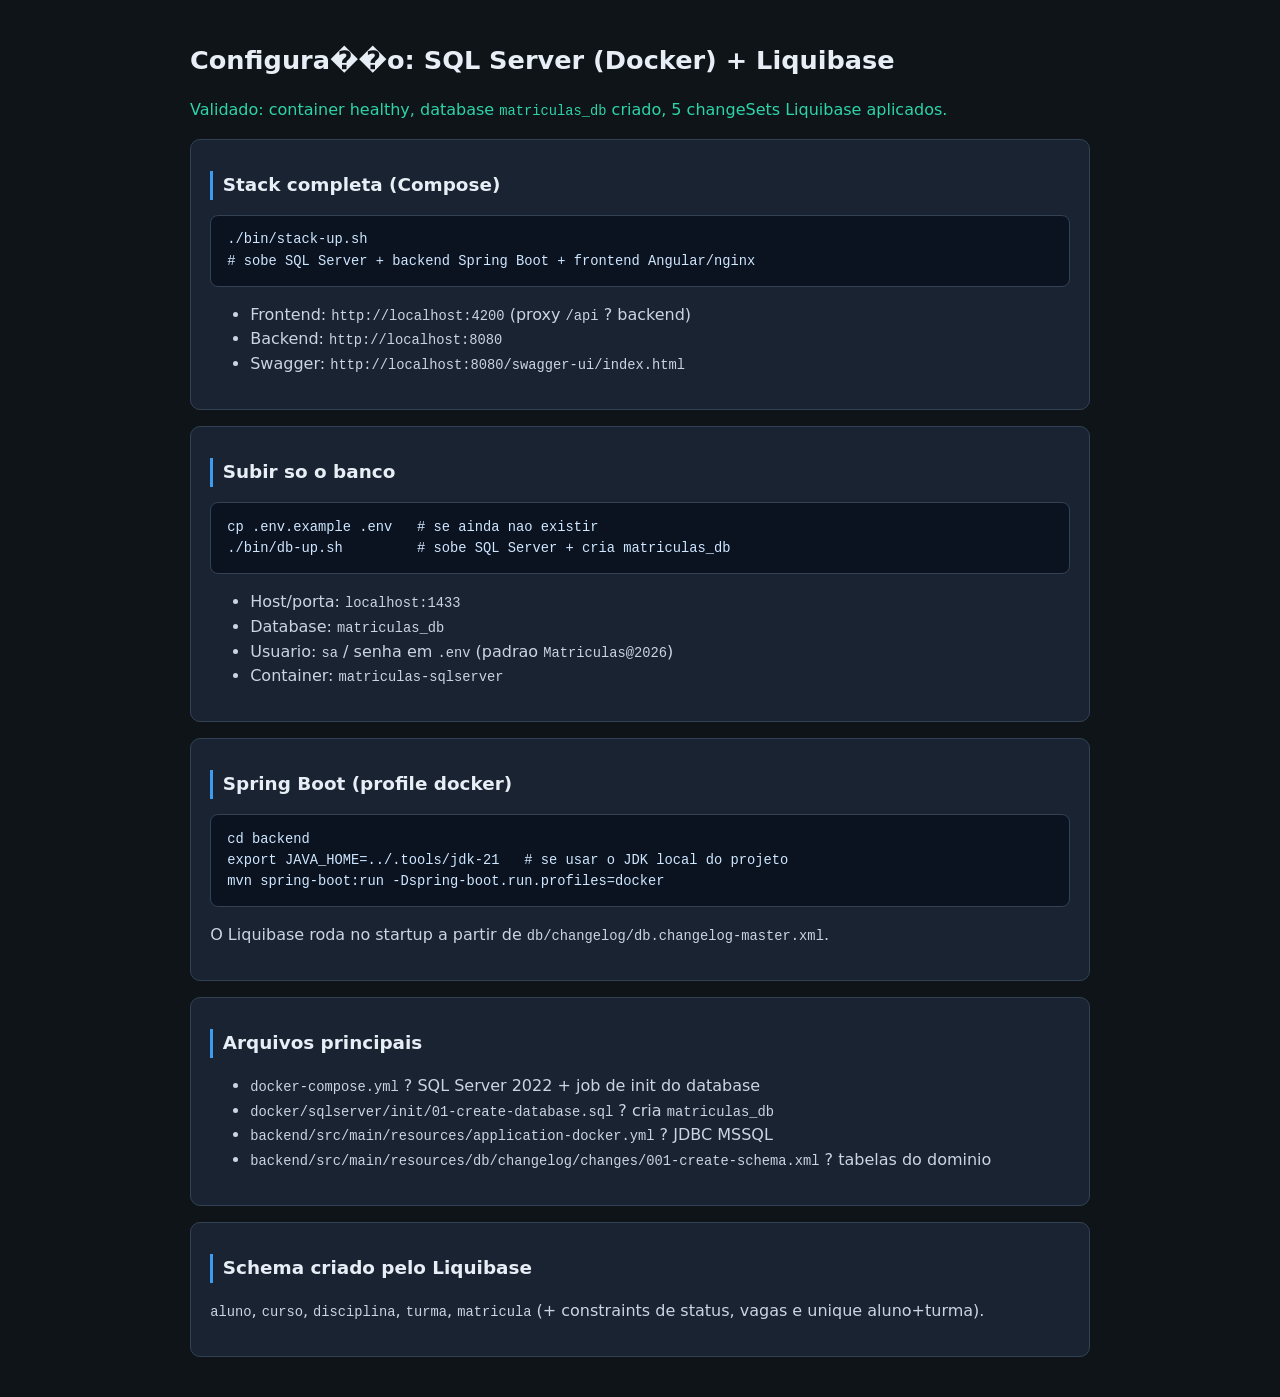
<file: docs/db-docker-liquibase.html>
<!DOCTYPE html>
<html lang="pt-BR">
<head>
  <meta charset="UTF-8" />
  <meta name="viewport" content="width=device-width, initial-scale=1" />
  <title>SQL Server Docker + Liquibase ? Matr�culas</title>
  <style>
    :root { --bg:#0f1419; --s:#1a2332; --t:#e8eef6; --m:#94a3b8; --a:#3d9cf0; --b:#334155; }
    body { margin:0; font-family:Segoe UI,system-ui,sans-serif; background:var(--bg); color:var(--t); line-height:1.55; }
    main { max-width:900px; margin:0 auto; padding:1.5rem; }
    h1 { font-size:1.6rem; }
    h2 { font-size:1.15rem; border-left:3px solid var(--a); padding-left:.6rem; }
    section { background:var(--s); border:1px solid var(--b); border-radius:10px; padding:1rem 1.2rem; margin:1rem 0; }
    code, pre { font-family:ui-monospace,SFMono-Regular,Menlo,monospace; font-size:.86rem; }
    pre { background:#0b1220; border:1px solid var(--b); border-radius:8px; padding:.85rem 1rem; overflow:auto; color:#cfe7ff; }
    p, li { color:#c9d5e4; }
    .ok { color:#2dd4a8; }
  </style>
</head>
<body>
<main>
  <h1>Configura��o: SQL Server (Docker) + Liquibase</h1>
  <p class="ok">Validado: container healthy, database <code>matriculas_db</code> criado, 5 changeSets Liquibase aplicados.</p>

  <section>
    <h2>Stack completa (Compose)</h2>
<pre>./bin/stack-up.sh
# sobe SQL Server + backend Spring Boot + frontend Angular/nginx</pre>
    <ul>
      <li>Frontend: <code>http://localhost:4200</code> (proxy <code>/api</code> ? backend)</li>
      <li>Backend: <code>http://localhost:8080</code></li>
      <li>Swagger: <code>http://localhost:8080/swagger-ui/index.html</code></li>
    </ul>
  </section>

  <section>
    <h2>Subir so o banco</h2>
<pre>cp .env.example .env   # se ainda nao existir
./bin/db-up.sh         # sobe SQL Server + cria matriculas_db</pre>
    <ul>
      <li>Host/porta: <code>localhost:1433</code></li>
      <li>Database: <code>matriculas_db</code></li>
      <li>Usuario: <code>sa</code> / senha em <code>.env</code> (padrao <code>Matriculas@2026</code>)</li>
      <li>Container: <code>matriculas-sqlserver</code></li>
    </ul>
  </section>

  <section>
    <h2>Spring Boot (profile docker)</h2>
<pre>cd backend
export JAVA_HOME=../.tools/jdk-21   # se usar o JDK local do projeto
mvn spring-boot:run -Dspring-boot.run.profiles=docker</pre>
    <p>O Liquibase roda no startup a partir de <code>db/changelog/db.changelog-master.xml</code>.</p>
  </section>

  <section>
    <h2>Arquivos principais</h2>
    <ul>
      <li><code>docker-compose.yml</code> ? SQL Server 2022 + job de init do database</li>
      <li><code>docker/sqlserver/init/01-create-database.sql</code> ? cria <code>matriculas_db</code></li>
      <li><code>backend/src/main/resources/application-docker.yml</code> ? JDBC MSSQL</li>
      <li><code>backend/src/main/resources/db/changelog/changes/001-create-schema.xml</code> ? tabelas do dominio</li>
    </ul>
  </section>

  <section>
    <h2>Schema criado pelo Liquibase</h2>
    <p><code>aluno</code>, <code>curso</code>, <code>disciplina</code>, <code>turma</code>, <code>matricula</code> (+ constraints de status, vagas e unique aluno+turma).</p>
  </section>
</main>
</body>
</html>
</file>
